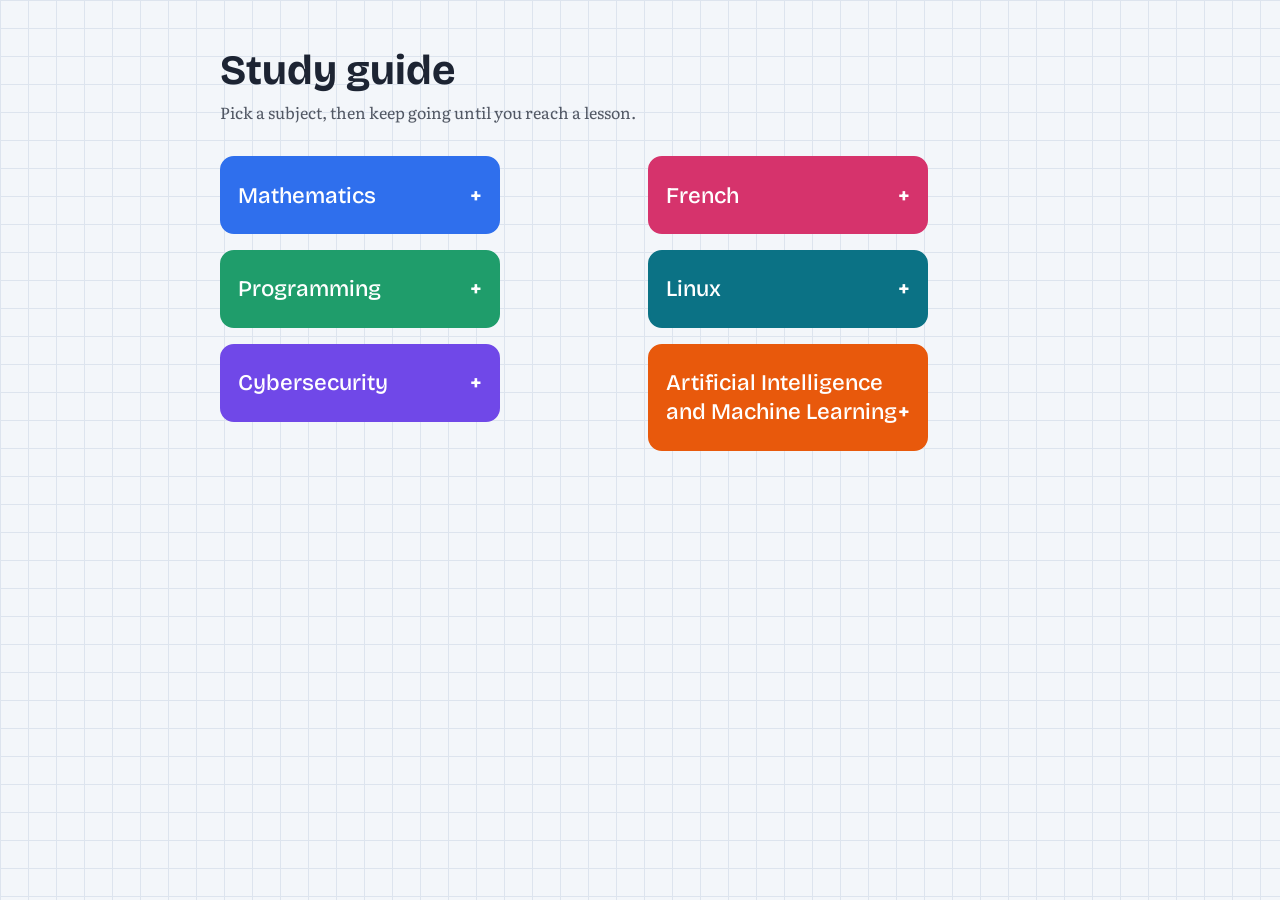
<file: index.html>
<!DOCTYPE html>
<html lang="en">
<head>
  <meta charset="utf-8">
  <meta name="viewport" content="width=device-width, initial-scale=1">
  <title>Study guide</title>
  <link rel="stylesheet" href="style.css">
</head>
<body>
  <main class="wrap">
    <h1 class="site-title">Study guide</h1>
    <p class="intro">Pick a subject, then keep going until you reach a lesson.</p>
    <div id="tree" class="tree"></div>
  </main>
  <script src="app.js"></script>
</body>
</html>
</file>
<file: style.css>
@import url('https://fonts.googleapis.com/css2?family=Bricolage+Grotesque:wght@500;700&family=Literata:ital,wght@0,400;0,600;1,400&display=swap');

:root {
  --ink: #1d2433;
  --paper: #f3f6fa;
  --grid: #dde4ee;
  --card: #ffffff;
  --highlighter: #ffe14d;
  --head: 'Bricolage Grotesque', system-ui, sans-serif;
  --body: 'Literata', Georgia, serif;
}
@media (prefers-color-scheme: dark) {
  :root { --ink: #e6ebf5; --paper: #151a26; --grid: #20283a; --card: #1e2536; }
}

* { box-sizing: border-box; }
body {
  margin: 0;
  color: var(--ink);
  font-family: var(--body);
  background-color: var(--paper);
  /* graph-paper background */
  background-image:
    linear-gradient(var(--grid) 1px, transparent 1px),
    linear-gradient(90deg, var(--grid) 1px, transparent 1px);
  background-size: 28px 28px;
}
.wrap { max-width: 880px; margin: 0 auto; padding: 3rem 1.25rem 5rem; }
.site-title { font: 700 2.6rem/1.1 var(--head); margin: 0 0 .4rem; }
.intro { margin: 0 0 2rem; opacity: .75; }

/* ---------- Card tree ---------- */
.tree { display: grid; grid-template-columns: repeat(auto-fill, minmax(280px, 1fr)); gap: 1rem; align-items: start; }
.tree > .node.open { grid-column: 1 / -1; }   /* an open subject takes the whole row */

.card {
  display: block; width: 100%; text-align: left; text-decoration: none; cursor: pointer;
  color: inherit; background: var(--card); font: 500 1rem/1.3 var(--head);
  border: 2px solid var(--ink); padding: .8rem 1rem;
  box-shadow: 4px 4px 0 var(--c, var(--ink));
}
.card:focus-visible { outline: 3px solid var(--highlighter); outline-offset: 2px; }
button.card::after { content: '+'; float: right; font-weight: 700; }
button.card[aria-expanded="true"]::after { content: '–'; }

/* each level is visually quieter than the one above */
.card.d0 { width: min(100%, 280px); font-size: 1.4rem; padding: 1.4rem 1rem; border-radius: 14px; background: var(--c); color: #fff; box-shadow: none; border-color: var(--c); }
.card.d1 { font-size: 1.1rem; border-radius: 10px; }
.card.d2 { border-radius: 6px; }
.card.d3 { border-radius: 2px; font-family: var(--body); font-weight: 400; }  /* lessons */
a.card:hover { background: var(--highlighter); color: #1d2433; border-color: #1d2433; }

.kids {
  display: none; flex-direction: column; gap: .6rem;
  margin: .7rem 0 .4rem 1.1rem; padding-left: 1rem;
  border-left: 3px solid var(--c);     /* the line shows which subject you're inside */
}
.node.open > .kids { display: flex; }

/* ---------- Lesson page ---------- */
.crumbs { font: 500 .9rem var(--head); margin-bottom: 1.5rem; }
.crumbs a { color: inherit; }
.notes { background: var(--card); border: 2px solid var(--ink); border-top: 8px solid var(--c, var(--ink)); padding: 2rem clamp(1rem, 4vw, 3rem); line-height: 1.7; max-width: 70ch; }
.notes h1, .notes h2, .notes h3 { font-family: var(--head); line-height: 1.2; }
.notes h1 { margin-top: 0; }
.notes mark { background: linear-gradient(transparent 35%, var(--highlighter) 35%); color: #1d2433; padding: 0 .15em; }
.notes code { background: var(--grid); padding: .1em .35em; border-radius: 3px; }
.notes pre { background: var(--grid); padding: 1rem; overflow-x: auto; }
.notes pre code { background: none; padding: 0; }
.notes table { border-collapse: collapse; }
.notes th, .notes td { border: 1px solid var(--ink); padding: .35rem .7rem; }
.notes blockquote { margin-left: 0; padding-left: 1rem; border-left: 4px solid var(--highlighter); }

/* ---------- Maths and code ---------- */
.katex-display { overflow-x: auto; overflow-y: hidden; padding: .3rem 0; }
.notes pre { position: relative; }
.notes pre code.hljs { background: transparent; padding: 0; }
.copy { position: absolute; top: .4rem; right: .4rem; font: 500 .75rem var(--head); background: var(--card); color: var(--ink); border: 1px solid var(--ink); padding: .15rem .5rem; cursor: pointer; }

/* ---------- Glossary ---------- */
.term { border-bottom: 2px dotted var(--c, var(--ink)); cursor: help; }
.term:hover, .term:focus-visible { background: var(--highlighter); color: #1d2433; outline: none; }
.gloss-pop { position: fixed; z-index: 10; max-width: 22rem; pointer-events: none; background: var(--card); color: var(--ink); border: 2px solid var(--ink); box-shadow: 4px 4px 0 var(--c, var(--ink)); padding: .7rem .9rem; font-size: .9rem; line-height: 1.5; }
.gloss-pop[hidden] { display: none; }
.gloss-title { font: 700 1.05rem var(--head); }
.gloss-meta { font-size: .8rem; opacity: .7; margin-bottom: .3rem; }
.gloss-more { margin-top: .4rem; opacity: .85; }
.gloss-ex { margin-top: .4rem; font-style: italic; border-left: 3px solid var(--highlighter); padding-left: .6rem; }

/* Empty template lessons */
.card.draft { border-style: dashed; opacity: .7; }
</file>
